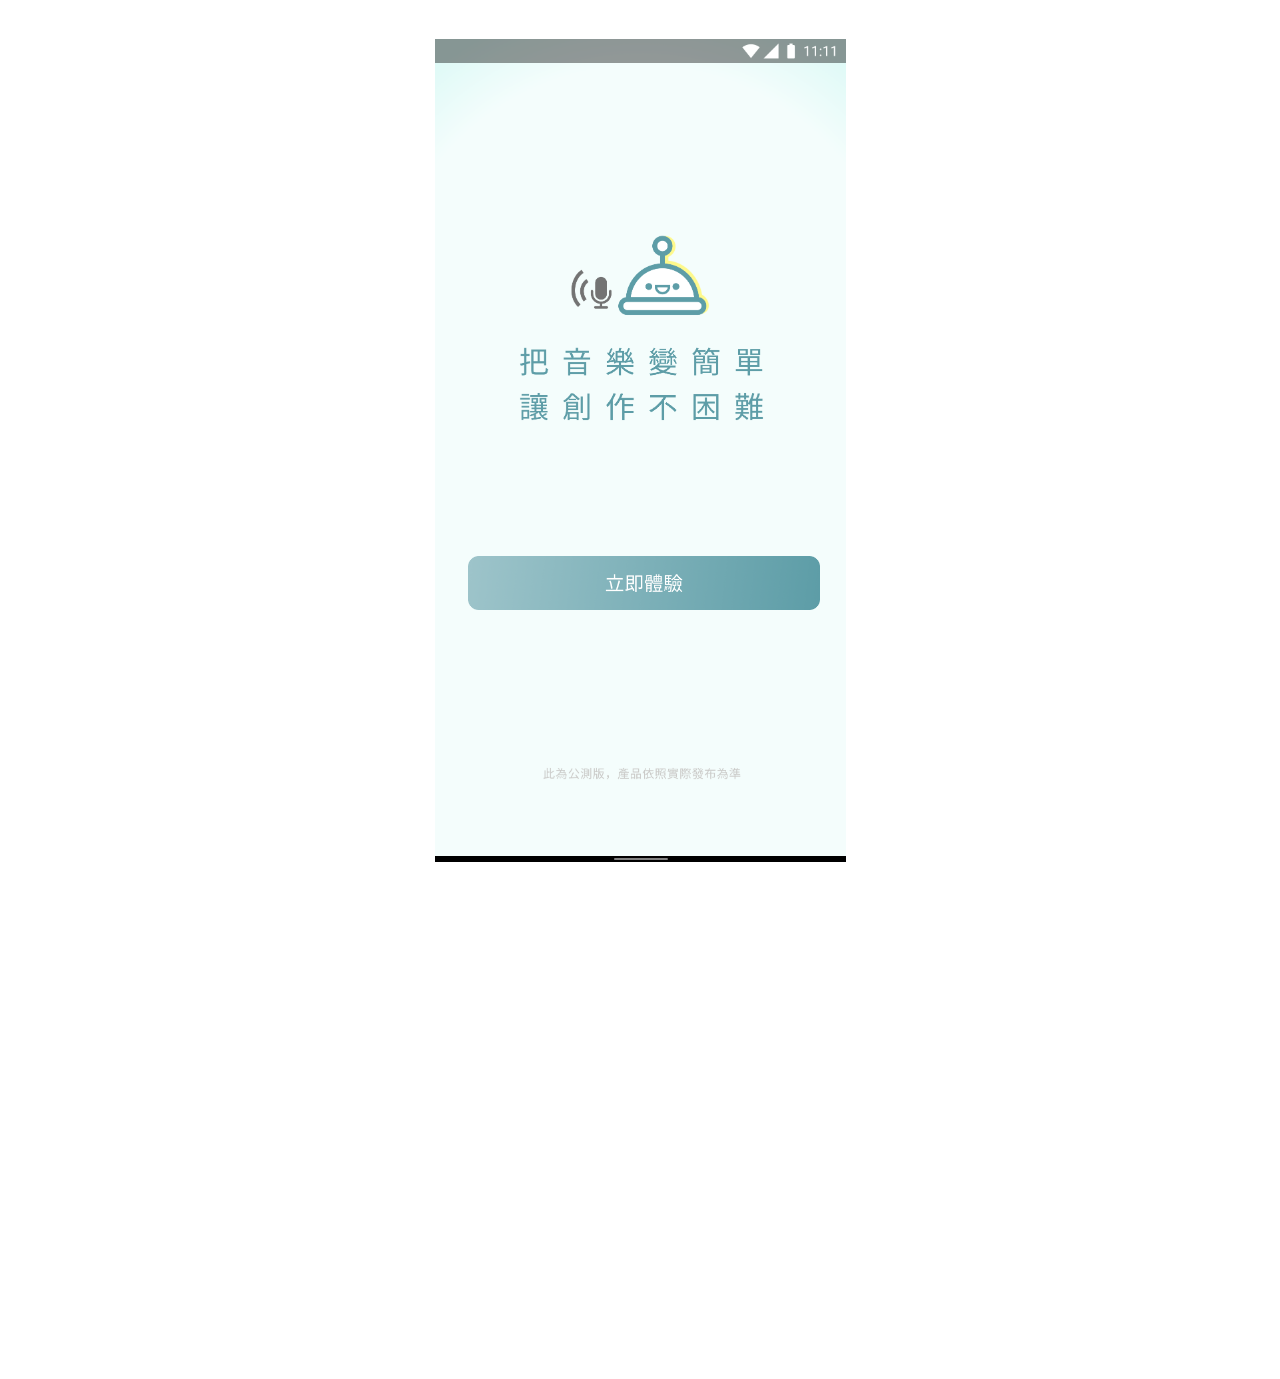
<file: index.html>
<!DOCTYPE html>
<html lang="en">
<head>
    <meta charset="UTF-8">
    <meta http-equiv="X-UA-Compatible" content="IE=edge">
    <meta name="viewport" content="width=device-width, initial-scale=1.0">
    <title>原型首頁</title>
    <link rel="stylesheet" href="https://stackpath.bootstrapcdn.com/bootstrap/4.3.1/css/bootstrap.min.css" integrity="sha384-ggOyR0iXCbMQv3Xipma34MD+dH/1fQ784/j6cY/iJTQUOhcWr7x9JvoRxT2MZw1T" crossorigin="anonymous">
    <link rel="stylesheet" href="set.css">
</head>
<body>
    <div id="phoneArea" style="width: 411px;">
        <div  style="position: absolute; width: 411px;">
            <img src="asset/index/homePage.png" class="fullImg">
        </div>
        <div style="position: relative; top: 517px; left: 33px; width: 352px;">
            <a href="page/chooseMode.html">
                <img src="asset/index/login.png" class="fullImg">
            </a>
        </div>
        
    </div>
</body>
</html>
</file>
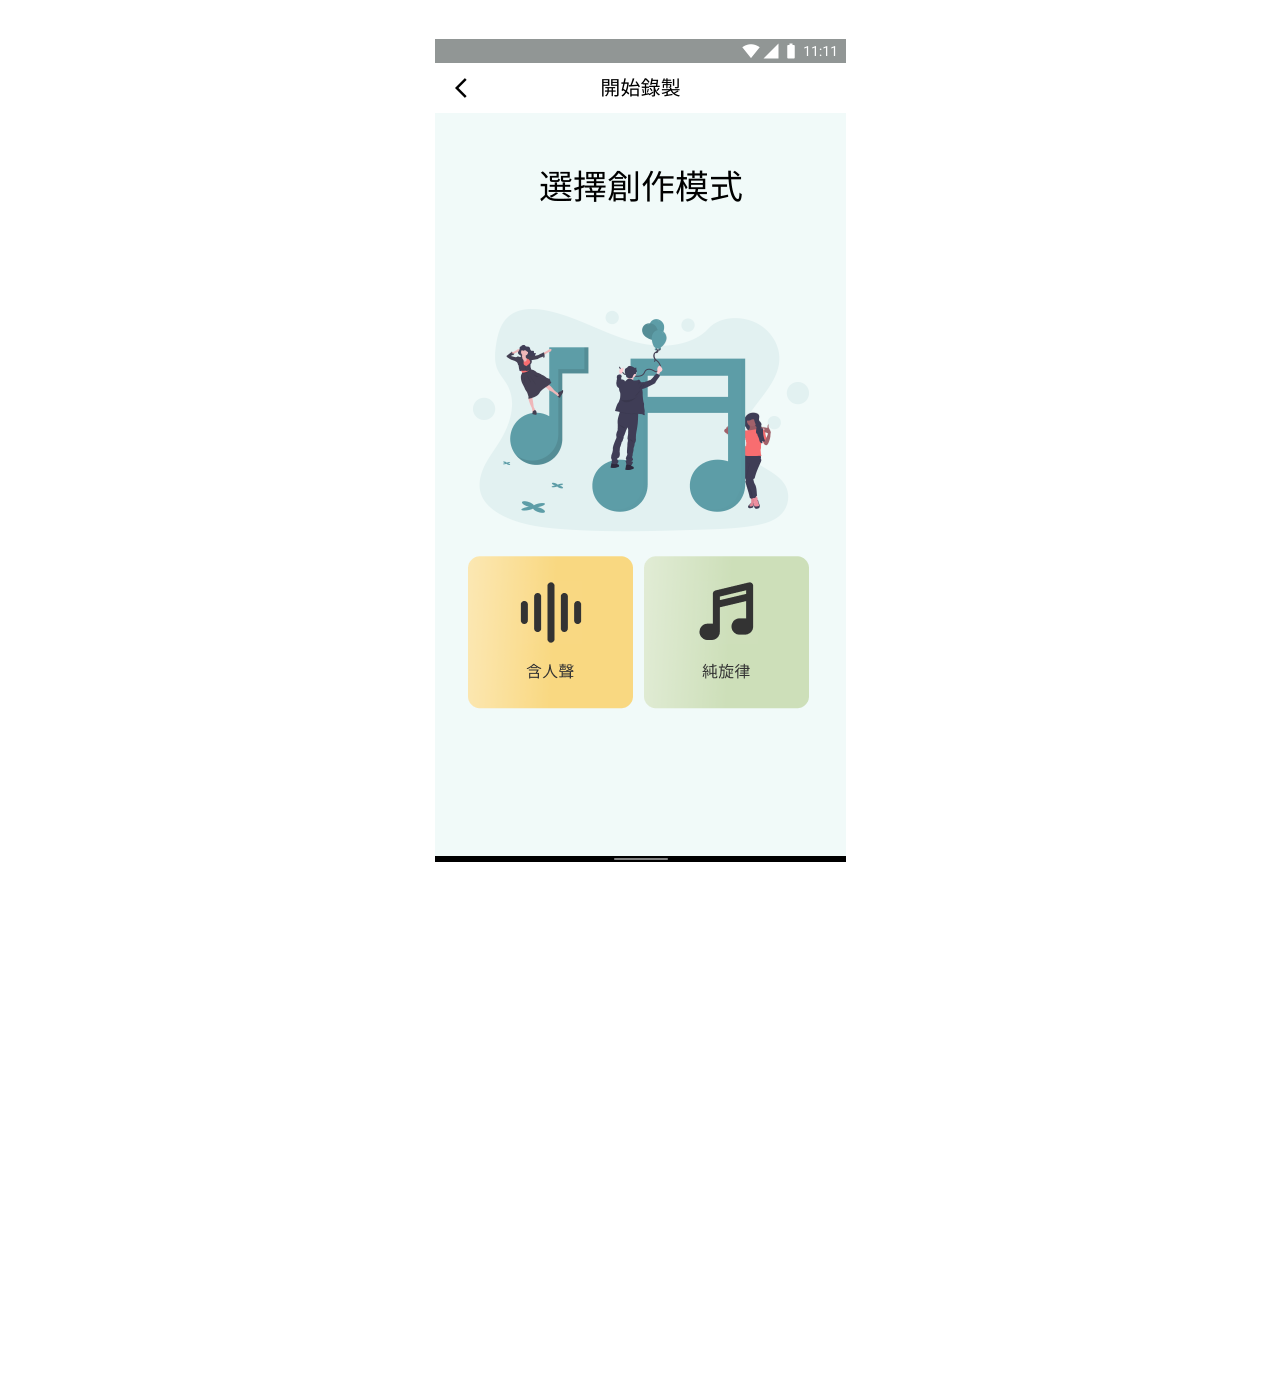
<file: page/chooseMode.html>
<!DOCTYPE html>
<html lang="en">
<head>
    <meta charset="UTF-8">
    <meta http-equiv="X-UA-Compatible" content="IE=edge">
    <meta name="viewport" content="width=device-width, initial-scale=1.0">
    <title>原型首頁</title>
    <link rel="stylesheet" href="https://stackpath.bootstrapcdn.com/bootstrap/4.3.1/css/bootstrap.min.css" integrity="sha384-ggOyR0iXCbMQv3Xipma34MD+dH/1fQ784/j6cY/iJTQUOhcWr7x9JvoRxT2MZw1T" crossorigin="anonymous">
    <link rel="stylesheet" href="../set.css">
</head>
<body>
    <div id="phoneArea" style="width: 411px;">
        <div  style="position: absolute; width: 411px;">
            <img src="../asset/chooseMode/step1.png" class="fullImg">
        </div>
        <div style="position: relative; top: 517px; left: 33px; width: 352px; display: flex;">
            <div style="display: flex; width: 50%;">
                <a href="./firstCreate.html">
                    <img src="../asset/chooseMode/btnWithPeople.png" class="fullImg">
                </a>
            </div>
            <div style="display: flex; width: 50%;">
                <a href="./record/onlyBgmFlow/01.html">
                    <img src="../asset/chooseMode/btnBgm.png" class="fullImg">
                </a>
            </div>
        </div>
        
    </div>
</body>
</html>
</file>
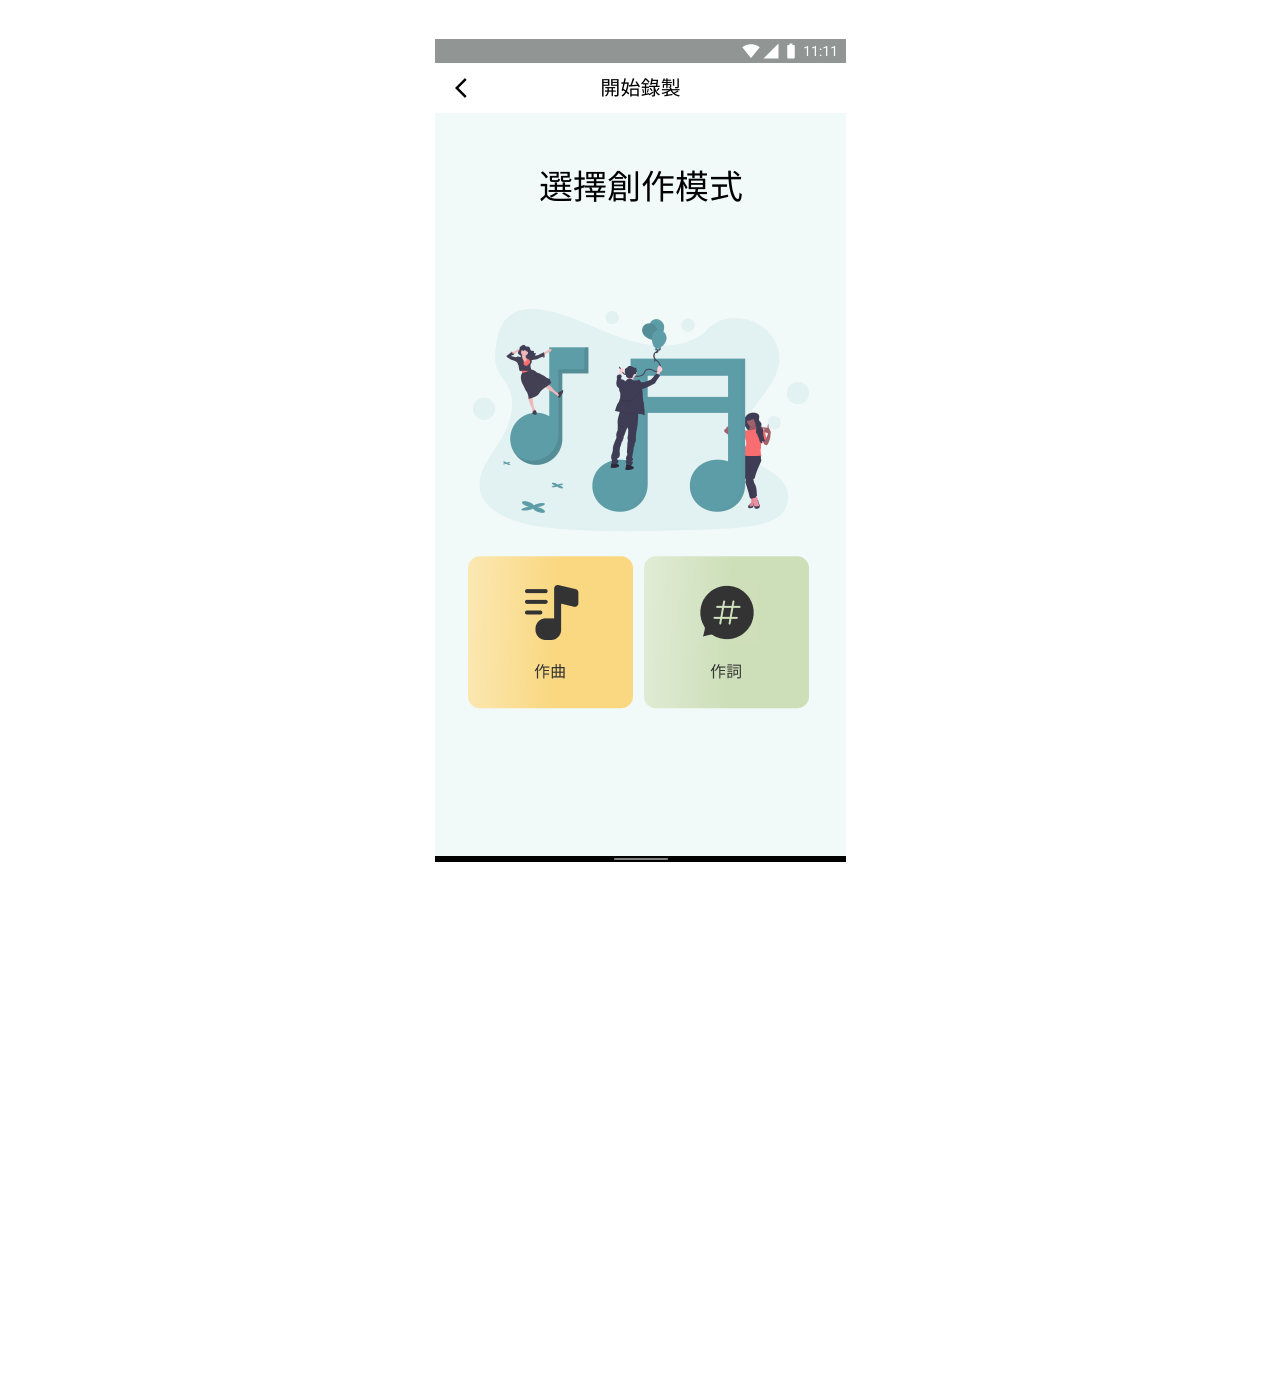
<file: page/firstCreate.html>
<!DOCTYPE html>
<html lang="en">
<head>
    <meta charset="UTF-8">
    <meta http-equiv="X-UA-Compatible" content="IE=edge">
    <meta name="viewport" content="width=device-width, initial-scale=1.0">
    <title>原型首頁</title>
    <link rel="stylesheet" href="https://stackpath.bootstrapcdn.com/bootstrap/4.3.1/css/bootstrap.min.css" integrity="sha384-ggOyR0iXCbMQv3Xipma34MD+dH/1fQ784/j6cY/iJTQUOhcWr7x9JvoRxT2MZw1T" crossorigin="anonymous">
    <link rel="stylesheet" href="../set.css">
</head>
<body>
    <div id="phoneArea" style="width: 411px;">
        <div  style="position: absolute; width: 411px;">
            <img src="../asset/chooseMode/step1.png" class="fullImg">
        </div>
        <div style="position: relative; top: 517px; left: 33px; width: 352px; display: flex;">
            <div style="display: flex; width: 50%;">
                <a href="./record/BgmFlow/01.html">
                    <img src="../asset/chooseFirst/btnBgm.png" class="fullImg">
                </a>
            </div>
            <div style="display: flex; width: 50%;">
                <a href="./record/LynicFlow/01.html">
                    <img src="../asset/chooseFirst/btnLyinc.png" class="fullImg">
                </a>
            </div>
        </div>
        
    </div>
</body>
</html>
</file>
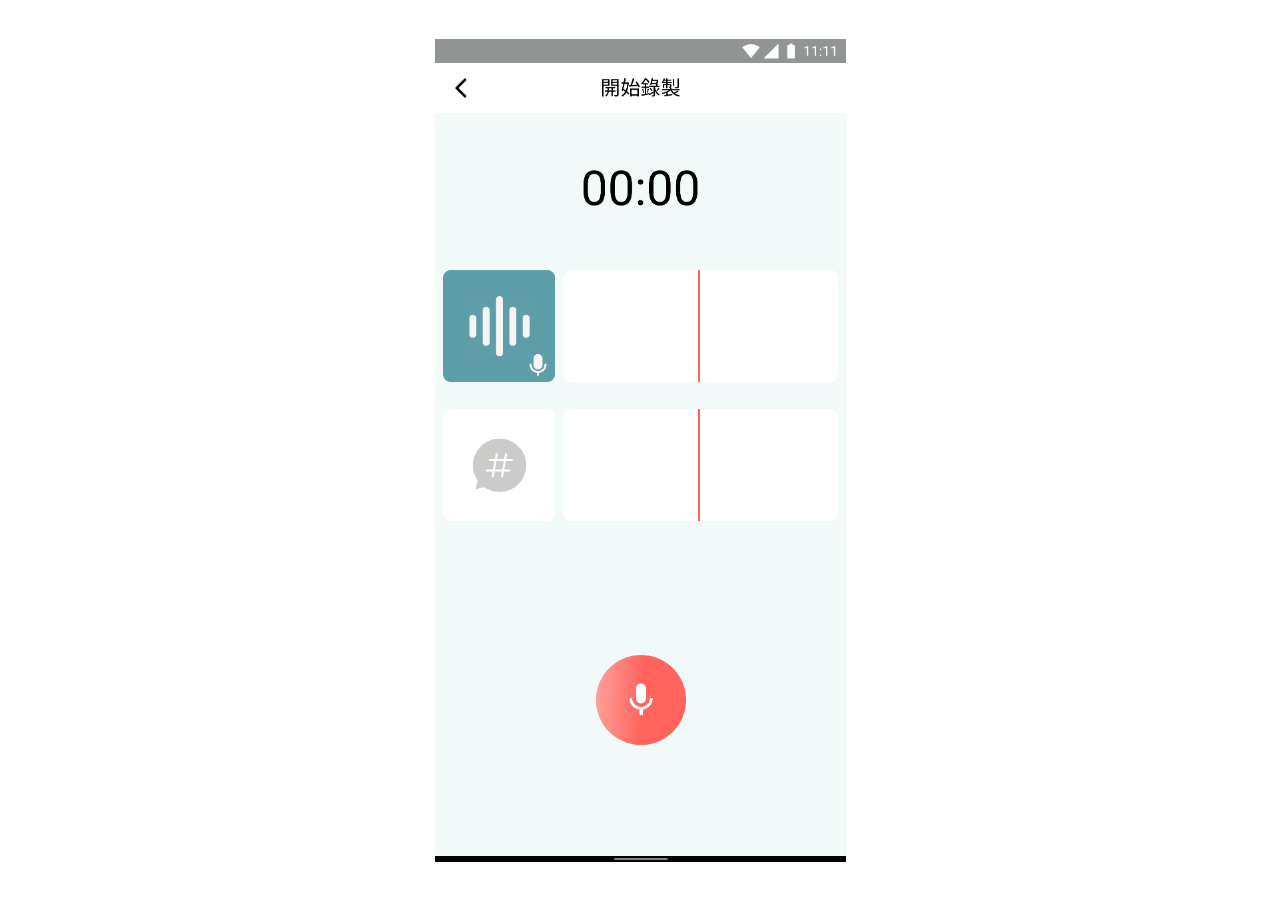
<file: page/record/BgmFlow/01.html>
<!DOCTYPE html>
<html lang="en">
<head>
    <meta charset="UTF-8">
    <meta http-equiv="X-UA-Compatible" content="IE=edge">
    <meta name="viewport" content="width=device-width, initial-scale=1.0">
    <title>原型首頁</title>
    <link rel="stylesheet" href="https://stackpath.bootstrapcdn.com/bootstrap/4.3.1/css/bootstrap.min.css" integrity="sha384-ggOyR0iXCbMQv3Xipma34MD+dH/1fQ784/j6cY/iJTQUOhcWr7x9JvoRxT2MZw1T" crossorigin="anonymous">
    <link rel="stylesheet" href="../../../set.css">
</head>
<body>
    <div id="phoneArea" style="width: 411px;">
        <div  style="position: absolute; width: 411px;">
            <a onclick="changeImg()">
                <img src="./01.png" id="changeImg" class="fullImg">
            </a>
        </div>
        <div id="checkSongBox" style="position: relative; top: 617px; left: 33px; width: 352px; display: none; align-items: center; height: 100px;">
            <div style="display: flex; width: 30%; justify-content: center;">
                <a onclick="redo()">
                    <img src="./btnRedo.png" class="fullImg">
                </a>
            </div>
            <div style="display: flex; width: 40%; justify-content: center;">
                <a href="./02.html">
                    <img src="./btnCheck.png" class="fullImg">
                </a>
            </div>
            <div style="display: flex; width: 30%; justify-content: center;">
                <a onclick="playSoundOnlyPerson()">
                    <img src="./btnPlay.png" class="fullImg">
                </a>
            </div>
        </div>
    </div>
    <script>
        var timer = 0
        function redo() {
            timer = -1;
            changeImg();
        }
        function playSoundOnlyPerson(){
            var music = new Audio('../../../onlyPerson.m4a');
            music.play();
        }
        function changeImg() {
            let img=document.getElementById("changeImg");
            if(timer==-1){
                img.src="./01.png";
                document.getElementById("checkSongBox").style.display="none";
            }
            if(timer==0){img.src="./02.png";}
            if(timer==1){ 
                img.src="./03.png"; 
                document.getElementById("checkSongBox").style.display="flex";
            }
                
            timer++;
        }
    </script>

</body>
</html>
</file>
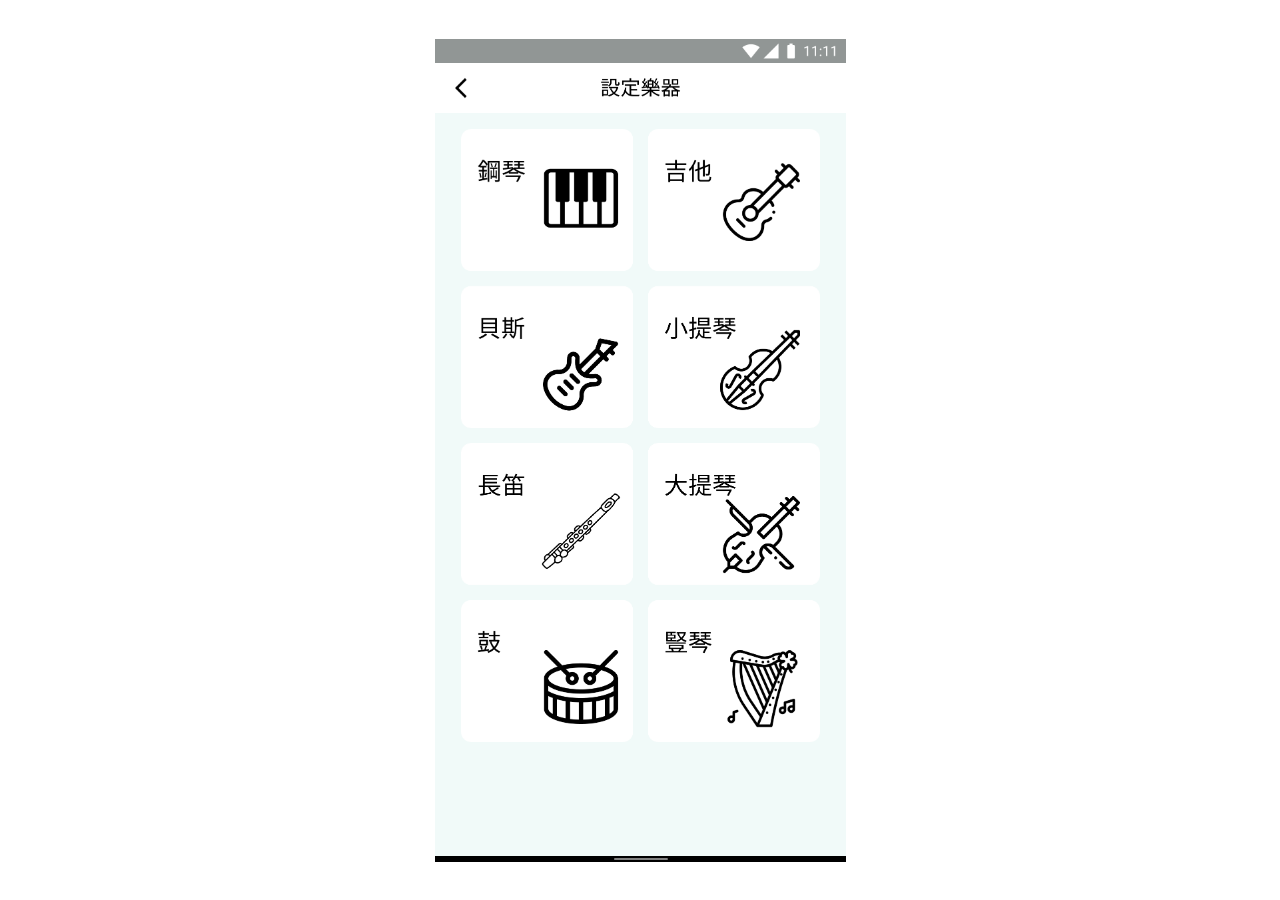
<file: page/record/BgmFlow/02.html>
<!DOCTYPE html>
<html lang="en">
<head>
    <meta charset="UTF-8">
    <meta http-equiv="X-UA-Compatible" content="IE=edge">
    <meta name="viewport" content="width=device-width, initial-scale=1.0">
    <title>原型首頁</title>
    <link rel="stylesheet" href="https://stackpath.bootstrapcdn.com/bootstrap/4.3.1/css/bootstrap.min.css" integrity="sha384-ggOyR0iXCbMQv3Xipma34MD+dH/1fQ784/j6cY/iJTQUOhcWr7x9JvoRxT2MZw1T" crossorigin="anonymous">
    <link rel="stylesheet" href="../../../set.css">
</head>
<body>
    <div id="phoneArea" style="width: 411px;">
        <div  style="position: absolute; width: 411px;">
            <a onclick="changeImg()">
                <img id="changeImg" src="./04.png" class="fullImg">
            </a>
        </div>
        <div id="checkSongBox" style="display: none; position: relative; top: 557px; left: 0px; width: 411px;">
            <div style="display: flex; min-width: 352px; max-height: 352px; justify-content: center;">
                <a onclick="playSoundOnlyPerson()">
                    <img src="./btnPlay.png" class="fullImg">
                </a>
            </div>
            <div style="display: flex; width: 411px;">
                <a href="./03.html">
                    <img src="./btnCheckGroup.png" class="fullImg">
                </a>
            </div>
        </div>
    </div>

    <script>
        var timer = 0

        function redo() {
            timer = -1;
            changeImg();
        }

        function playSoundOnlyPerson() {
            var music = new Audio('../../../onlyPerson.m4a');
            music.play();
        }

        function changeImg() {
            let img = document.getElementById("changeImg");
            if (timer == -1) {
                img.src = "./04.png";
                document.getElementById("checkSongBox").style.display = "none";
            }
            if (timer == 0) {
                img.src = "./05.png";
            }
            if (timer == 1) {
                img.src = "./06.png";
            }
            if (timer == 1) {
            img.src = "./07.png";
            document.getElementById("checkSongBox").style.display = "block";
            }

            timer++;
        }
    </script>
</body>
</html>
</file>
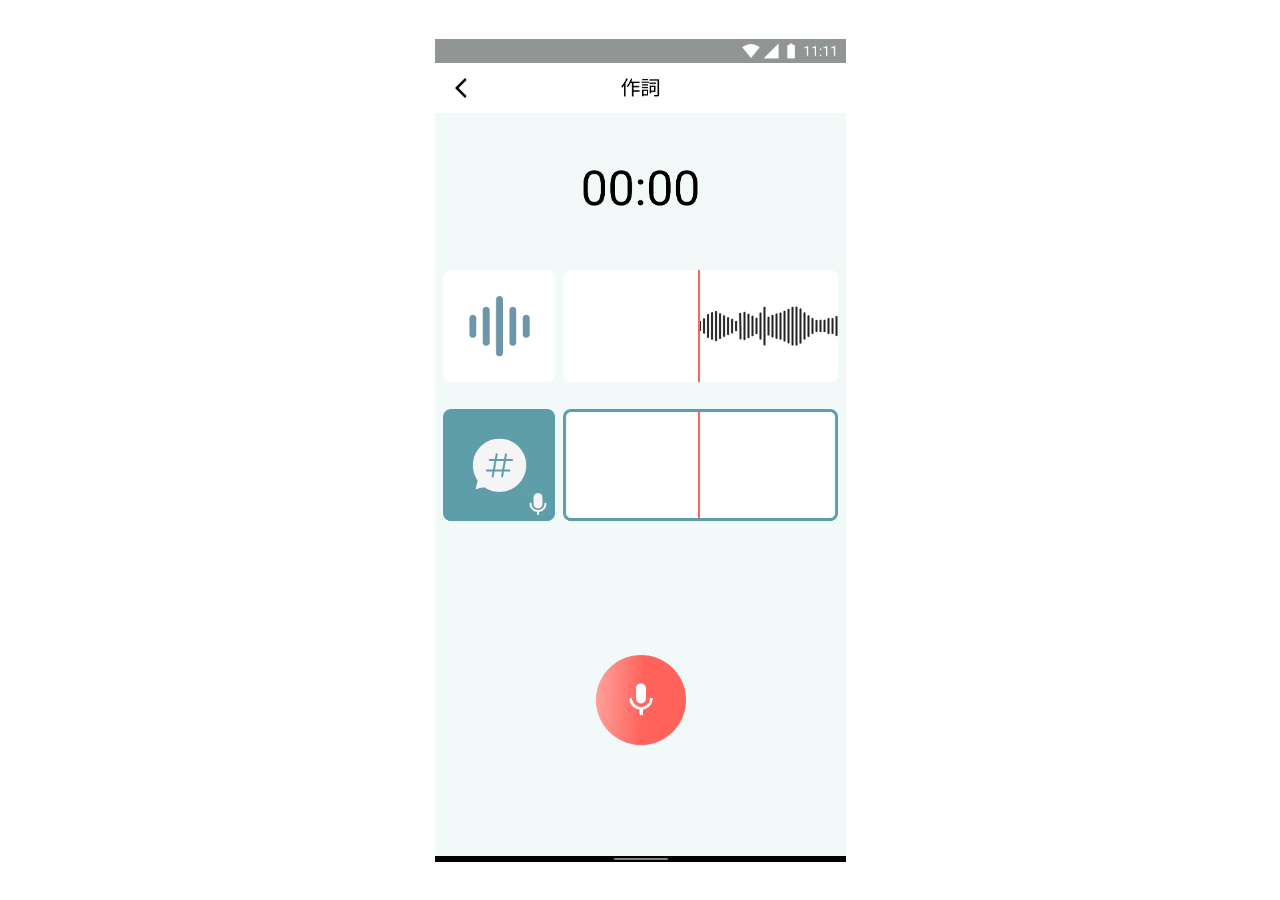
<file: page/record/BgmFlow/03.html>
<!DOCTYPE html>
<html lang="en">
<head>
    <meta charset="UTF-8">
    <meta http-equiv="X-UA-Compatible" content="IE=edge">
    <meta name="viewport" content="width=device-width, initial-scale=1.0">
    <title>原型首頁</title>
    <link rel="stylesheet" href="https://stackpath.bootstrapcdn.com/bootstrap/4.3.1/css/bootstrap.min.css" integrity="sha384-ggOyR0iXCbMQv3Xipma34MD+dH/1fQ784/j6cY/iJTQUOhcWr7x9JvoRxT2MZw1T" crossorigin="anonymous">
    <link rel="stylesheet" href="../../../set.css">
</head>
<body>
    <div id="phoneArea" style="width: 411px;">
        <div  style="position: absolute; width: 411px;">
            <a onclick="changeImg()">
                <img src="./08.png" id="changeImg" class="fullImg">
            </a>
        </div>
        <div id="checkSongBox" style="position: relative; top: 617px; left: 33px; width: 352px; display: none; align-items: center; height: 100px;">
            <div style="display: flex; width: 30%; justify-content: center;">
                <a onclick="redo()">
                    <img src="./btnRedo.png" class="fullImg">
                </a>
            </div>
            <div style="display: flex; width: 40%; justify-content: center;">
                <a href="./04.html">
                    <img src="./btnCheck.png" class="fullImg">
                </a>
            </div>
            <div style="display: flex; width: 30%; justify-content: center;">
                <a onclick="playSoundOnlyPerson()">
                    <img src="./btnPlay.png" class="fullImg">
                </a>
            </div>
        </div>
    </div>
    <script>
        var timer = 0
        function redo() {
            timer = -1;
            changeImg();
        }
        function playSoundOnlyPerson(){
            var music = new Audio('../../../onlyPerson.m4a');
            music.play();
        }
        function changeImg() {
            let img=document.getElementById("changeImg");
            if(timer==-1){
                img.src="./08.png";
                document.getElementById("checkSongBox").style.display="none";
            }
            if(timer==0){img.src="./09.png";}
            if(timer==1){ 
                img.src="./10.png"; 
                document.getElementById("checkSongBox").style.display="flex";
            }
                
            timer++;
        }
    </script>

</body>
</html>
</file>
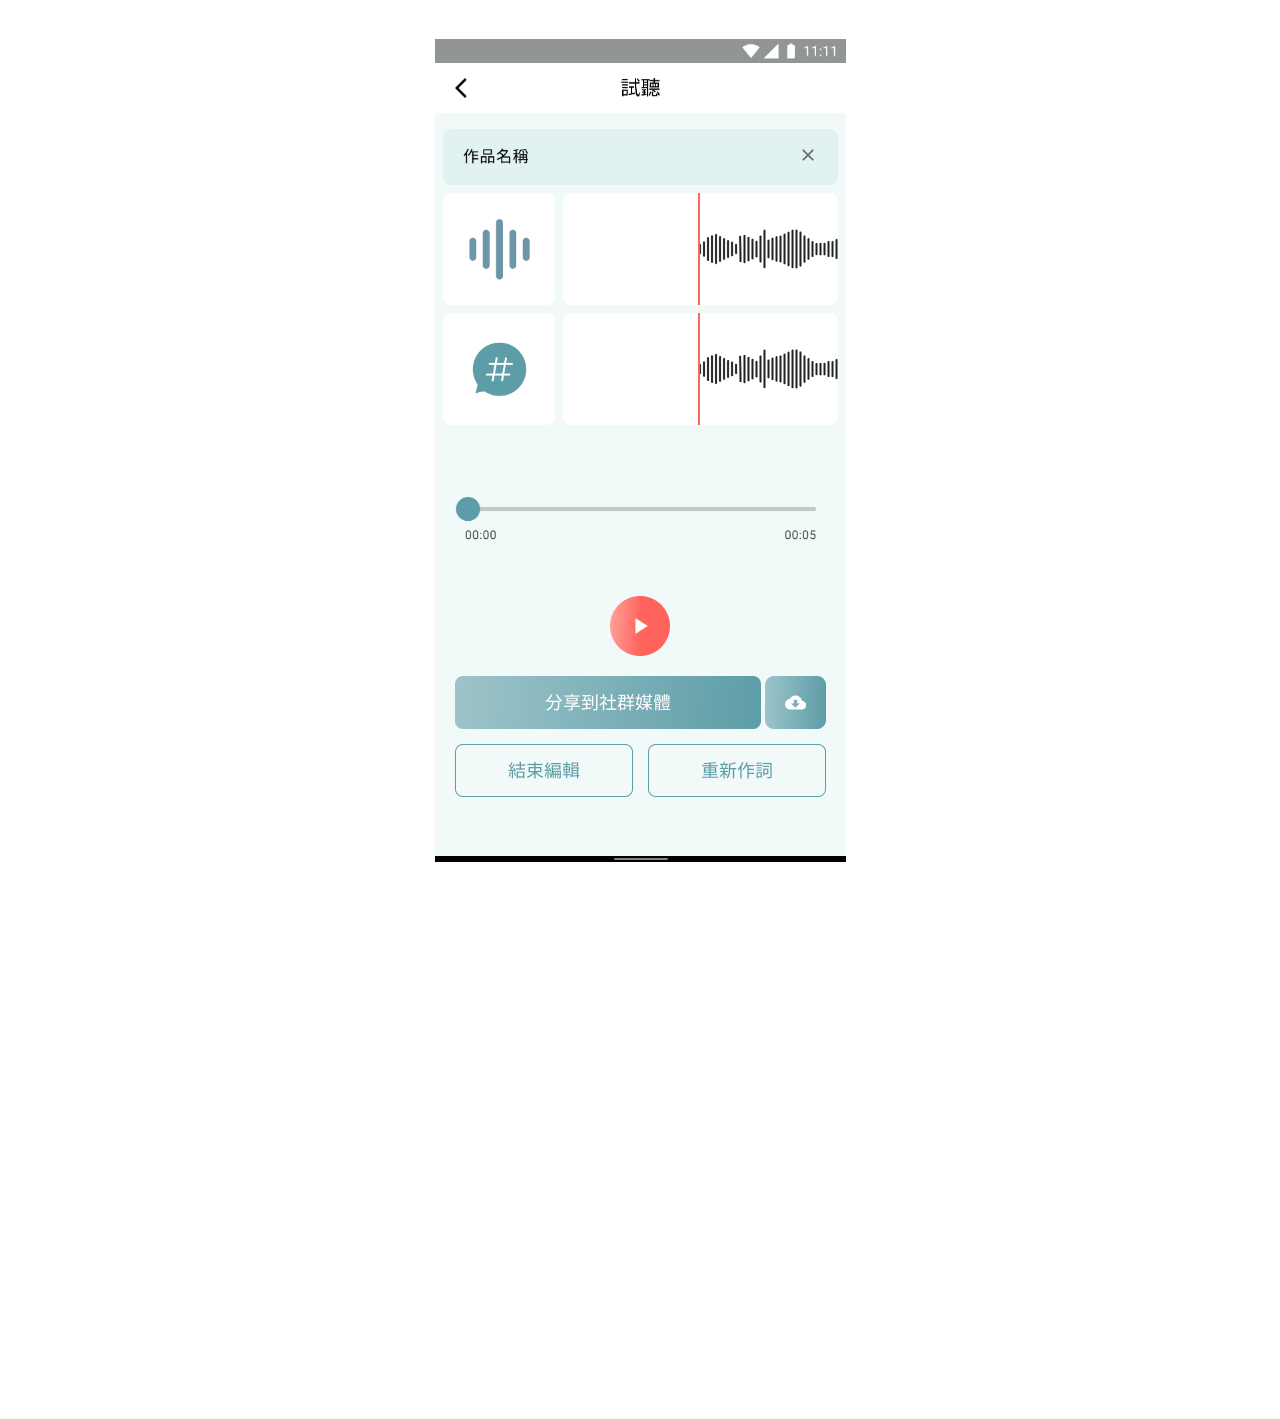
<file: page/record/BgmFlow/04.html>
<!DOCTYPE html>
<html lang="en">
<head>
    <meta charset="UTF-8">
    <meta http-equiv="X-UA-Compatible" content="IE=edge">
    <meta name="viewport" content="width=device-width, initial-scale=1.0">
    <title>原型首頁</title>
    <link rel="stylesheet" href="https://stackpath.bootstrapcdn.com/bootstrap/4.3.1/css/bootstrap.min.css" integrity="sha384-ggOyR0iXCbMQv3Xipma34MD+dH/1fQ784/j6cY/iJTQUOhcWr7x9JvoRxT2MZw1T" crossorigin="anonymous">
    <link rel="stylesheet" href="../../../set.css">
</head>
<body>
    <div id="phoneArea" style="width: 411px;">
        <div  style="position: absolute; width: 411px;">
            <a>
                <img id="changeImg" src="./11.png" class="fullImg">
            </a>
        </div>
        <div id="checkSongBox" style="display: block; position: relative; top: 557px; left: 0px; width: 411px;">
            <div style="display: flex; min-width: 352px; max-height: 352px; justify-content: center;">
                <a onclick="playSoundOnlyPerson()">
                    <img src="./btnPlay.png" class="fullImg">
                </a>
            </div>
            <div style="display: flex; width: 411px;">
                <a href="../../chooseMode.html">
                    <img src="./btnLastGroup.png" class="fullImg">
                </a>
            </div>
        </div>
    </div>

    <script>
        var timer = 0

        function redo() {
            timer = -1;
            changeImg();
        }

        function playSoundOnlyPerson() {
            var music = new Audio('../../../convertedBackground.mp3');
            music.play();
        }

        function changeImg() {
            let img = document.getElementById("changeImg");
            if (timer == -1) {
                img.src = "./04.png";
                document.getElementById("checkSongBox").style.display = "none";
            }
            if (timer == 0) {
                img.src = "./05.png";
            }
            if (timer == 1) {
                img.src = "./06.png";
            }
            if (timer == 1) {
            img.src = "./07.png";
            document.getElementById("checkSongBox").style.display = "block";
            }

            timer++;
        }
    </script>
</body>
</html>
</file>
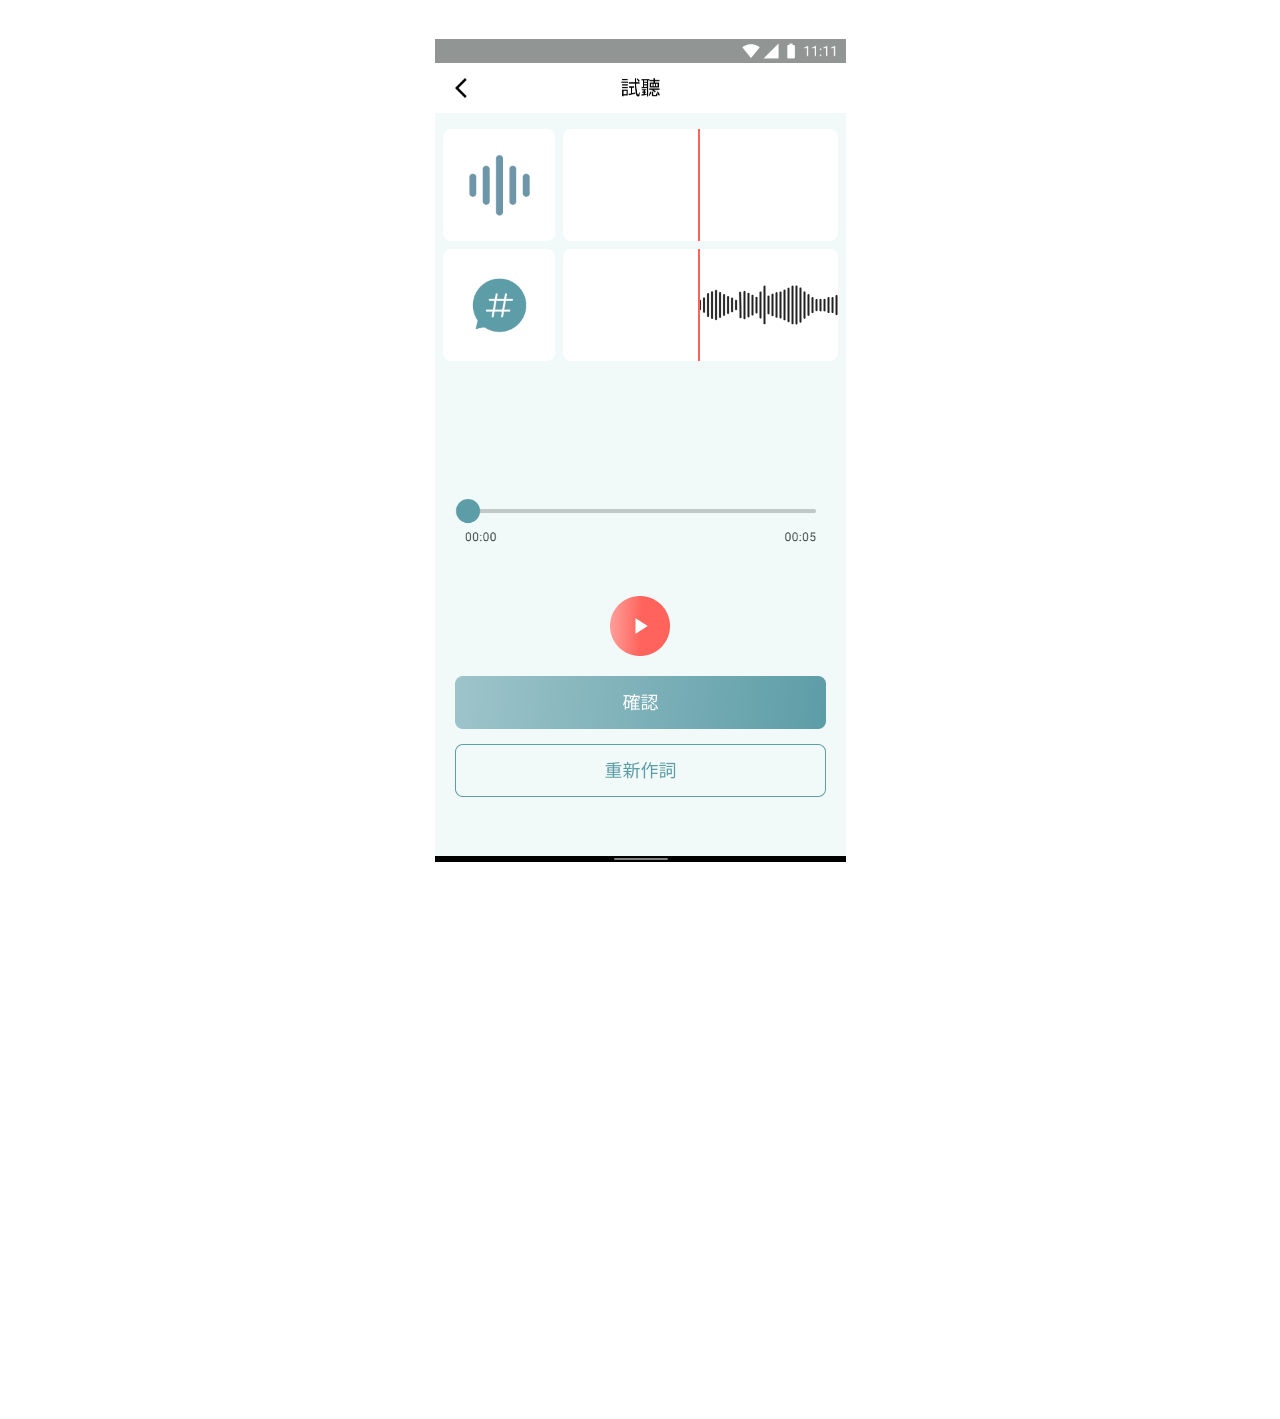
<file: page/record/LynicFlow/02.html>
<!DOCTYPE html>
<html lang="en">
<head>
    <meta charset="UTF-8">
    <meta http-equiv="X-UA-Compatible" content="IE=edge">
    <meta name="viewport" content="width=device-width, initial-scale=1.0">
    <title>原型首頁</title>
    <link rel="stylesheet" href="https://stackpath.bootstrapcdn.com/bootstrap/4.3.1/css/bootstrap.min.css" integrity="sha384-ggOyR0iXCbMQv3Xipma34MD+dH/1fQ784/j6cY/iJTQUOhcWr7x9JvoRxT2MZw1T" crossorigin="anonymous">
    <link rel="stylesheet" href="../../../set.css">
</head>
<body>
    <div id="phoneArea" style="width: 411px;">
        <div  style="position: absolute; width: 411px;">
            <a>
                <img id="changeImg" src="./04.png" class="fullImg">
            </a>
        </div>
        <div id="checkSongBox" style="display: block; position: relative; top: 557px; left: 0px; width: 411px;">
            <div style="display: flex; min-width: 352px; max-height: 352px; justify-content: center;">
                <a onclick="playSoundOnlyPerson()">
                    <img src="./btnPlay.png" class="fullImg">
                </a>
            </div>
            <div style="display: flex; width: 411px;">
                <a href="./03.html">
                    <img src="./btnCheck2.png" class="fullImg">
                </a>
            </div>
        </div>
    </div>

    <script>
        var timer = 0

        function playSoundOnlyPerson() {
            var music = new Audio('../../../onlyPerson.m4a');
            music.play();
        }
    </script>
</body>
</html>
</file>
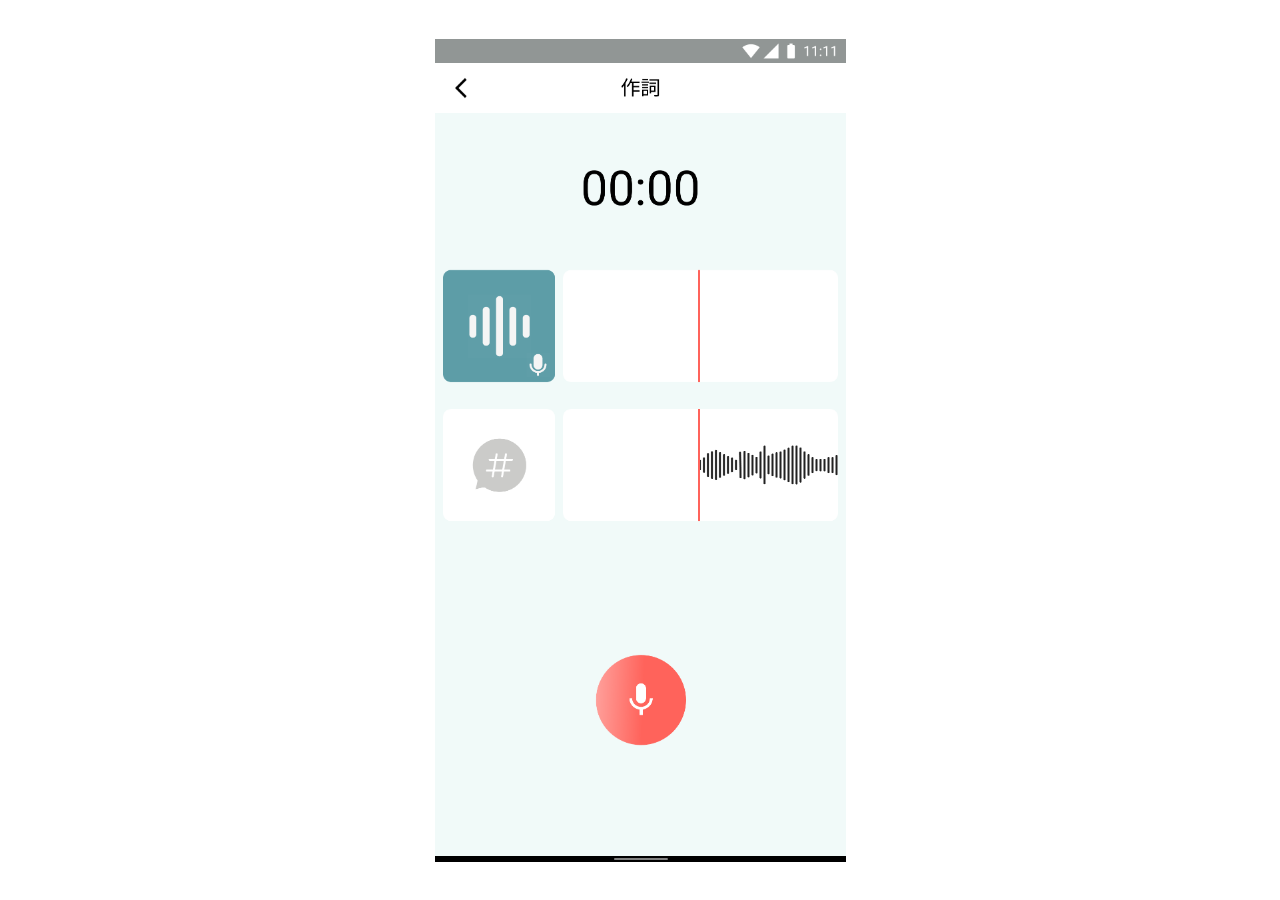
<file: page/record/LynicFlow/03.html>
<!DOCTYPE html>
<html lang="en">
<head>
    <meta charset="UTF-8">
    <meta http-equiv="X-UA-Compatible" content="IE=edge">
    <meta name="viewport" content="width=device-width, initial-scale=1.0">
    <title>原型首頁</title>
    <link rel="stylesheet" href="https://stackpath.bootstrapcdn.com/bootstrap/4.3.1/css/bootstrap.min.css" integrity="sha384-ggOyR0iXCbMQv3Xipma34MD+dH/1fQ784/j6cY/iJTQUOhcWr7x9JvoRxT2MZw1T" crossorigin="anonymous">
    <link rel="stylesheet" href="../../../set.css">
</head>
<body>
    <div id="phoneArea" style="width: 411px;">
        <div  style="position: absolute; width: 411px;">
            <a onclick="changeImg()">
                <img src="./05.png" id="changeImg" class="fullImg">
            </a>
        </div>
        <div id="checkSongBox" style="position: relative; top: 617px; left: 33px; width: 352px; display: none; align-items: center; height: 100px;">
            <div style="display: flex; width: 30%; justify-content: center;">
                <a onclick="redo()">
                    <img src="./btnRedo.png" class="fullImg">
                </a>
            </div>
            <div style="display: flex; width: 40%; justify-content: center;">
                <a href="./04.html">
                    <img src="./btnCheck.png" class="fullImg">
                </a>
            </div>
            <div style="display: flex; width: 30%; justify-content: center;">
                <a onclick="playSoundOnlyPerson()">
                    <img src="./btnPlay.png" class="fullImg">
                </a>
            </div>
        </div>
    </div>
    <script>
        var timer = 0
        function redo() {
            timer = -1;
            changeImg();
        }
        function playSoundOnlyPerson(){
            var music = new Audio('../../../onlyPerson.m4a');
            music.play();
        }
        function changeImg() {
            let img=document.getElementById("changeImg");
            if(timer==-1){
                img.src="./05.png";
                document.getElementById("checkSongBox").style.display="none";
            }
            if(timer==0){img.src="./06.png";}
            if(timer==1){ 
                img.src="./07.png"; 
                document.getElementById("checkSongBox").style.display="flex";
            }
                
            timer++;
        }
    </script>

</body>
</html>
</file>
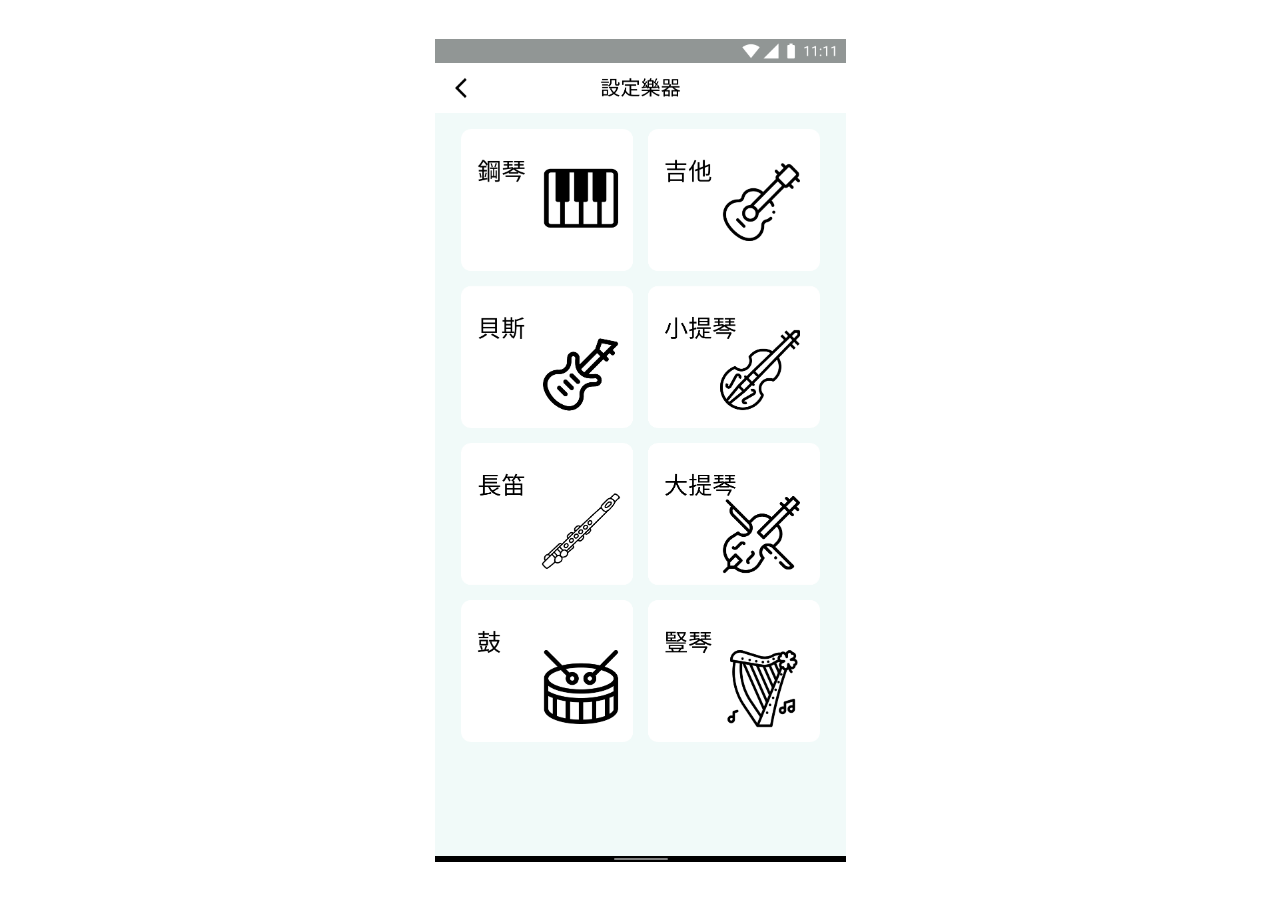
<file: page/record/LynicFlow/04.html>
<!DOCTYPE html>
<html lang="en">
<head>
    <meta charset="UTF-8">
    <meta http-equiv="X-UA-Compatible" content="IE=edge">
    <meta name="viewport" content="width=device-width, initial-scale=1.0">
    <title>原型首頁</title>
    <link rel="stylesheet" href="https://stackpath.bootstrapcdn.com/bootstrap/4.3.1/css/bootstrap.min.css" integrity="sha384-ggOyR0iXCbMQv3Xipma34MD+dH/1fQ784/j6cY/iJTQUOhcWr7x9JvoRxT2MZw1T" crossorigin="anonymous">
    <link rel="stylesheet" href="../../../set.css">
</head>
<body>
    <div id="phoneArea" style="width: 411px;">
        <div  style="position: absolute; width: 411px;">
            <a onclick="changeImg()">
                <img id="changeImg" src="./08.png" class="fullImg">
            </a>
        </div>
        <div id="checkSongBox" style="display: none; position: relative; top: 557px; left: 0px; width: 411px;">
            <div style="display: flex; min-width: 352px; max-height: 352px; justify-content: center;">
                <a onclick="playSoundOnlyPerson()">
                    <img src="./btnPlay.png" class="fullImg">
                </a>
            </div>
            <div style="display: flex; width: 411px;">
                <a href="../../chooseMode.html">
                    <img src="./btnCheckGroup.png" class="fullImg">
                </a>
            </div>
        </div>
    </div>

    <script>
        var timer = 0

        function redo() {
            timer = -1;
            changeImg();
        }

        function playSoundOnlyPerson() {
            var music = new Audio('../../../convertedBackground.mp3');
            music.play();
        }

        function changeImg() {
            let img = document.getElementById("changeImg");
            if (timer == -1) {
                img.src = "./08.png";
                document.getElementById("checkSongBox").style.display = "none";
            }
            if (timer == 0) {
                img.src = "./09.png";
            }
            if (timer == 1) {
                img.src = "./10.png";
            }
            if (timer == 2) {
            img.src = "./11.png";
            document.getElementById("checkSongBox").style.display = "block";
            }

            timer++;
        }
    </script>
</body>
</html>
</file>
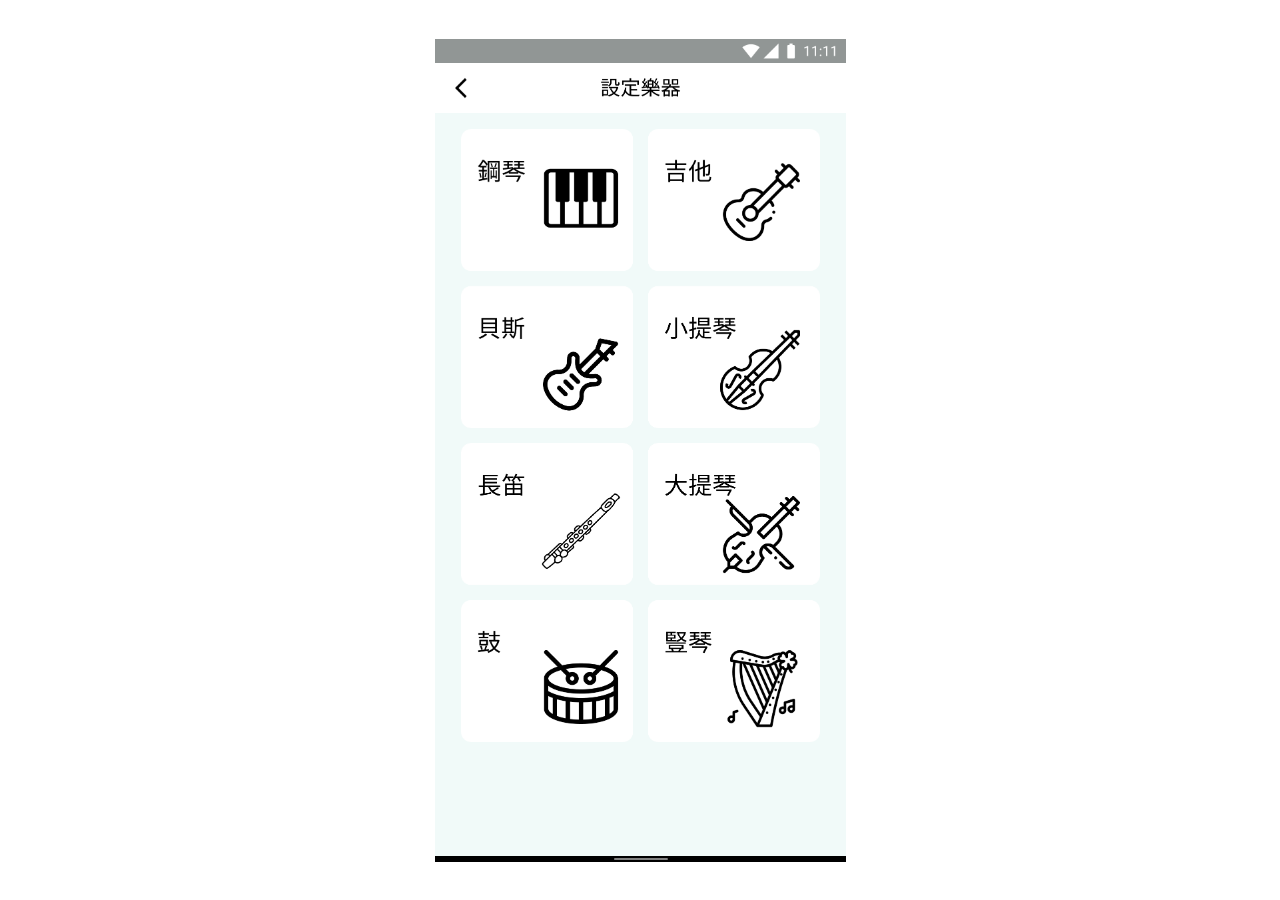
<file: page/record/onlyBgmFlow/02.html>
<!DOCTYPE html>
<html lang="en">
<head>
    <meta charset="UTF-8">
    <meta http-equiv="X-UA-Compatible" content="IE=edge">
    <meta name="viewport" content="width=device-width, initial-scale=1.0">
    <title>原型首頁</title>
    <link rel="stylesheet" href="https://stackpath.bootstrapcdn.com/bootstrap/4.3.1/css/bootstrap.min.css" integrity="sha384-ggOyR0iXCbMQv3Xipma34MD+dH/1fQ784/j6cY/iJTQUOhcWr7x9JvoRxT2MZw1T" crossorigin="anonymous">
    <link rel="stylesheet" href="../../../set.css">
</head>
<body>
    <div id="phoneArea" style="width: 411px;">
        <div  style="position: absolute; width: 411px;">
            <a onclick="changeImg()">
                <img id="changeImg" src="./04.png" class="fullImg">
            </a>
        </div>
        <div id="checkSongBox" style="display: none; position: relative; top: 557px; left: 0px; width: 411px;">
            <div style="display: flex; min-width: 352px; max-height: 352px; justify-content: center;">
                <a onclick="playSoundOnlyPerson()">
                    <img src="./btnPlay.png" class="fullImg">
                </a>
            </div>
            <div id="btn001" style="display: flex; width: 411px;">
                <a href="./03.html">
                    <img src="./btnCheckGroup.png" class="fullImg">
                </a>
            </div>
        </div>
    </div>

    <script>
        var timer = 0

        function redo() {
            timer = -1;
            changeImg();
        }

        function changeBtn(){
            document.getElementById("btn002").style.display = "flex";
            document.getElementById("btn001").style.display = "none";
            
        }

        function playSoundOnlyPerson() {
            var music = new Audio('../../../convertedBackground.mp3');
            music.play();
        }

        function changeImg() {
            let img = document.getElementById("changeImg");
            if (timer == -1) {
                img.src = "./04.png";
                document.getElementById("checkSongBox").style.display = "none";
            }
            if (timer == 0) {
                img.src = "./05.png";
            }
            if (timer == 1) {
                img.src = "./06.png";
            }
            if (timer == 2) {
            img.src = "./07.png";
            document.getElementById("checkSongBox").style.display = "block";
            }

            timer++;
        }
    </script>
</body>
</html>
</file>
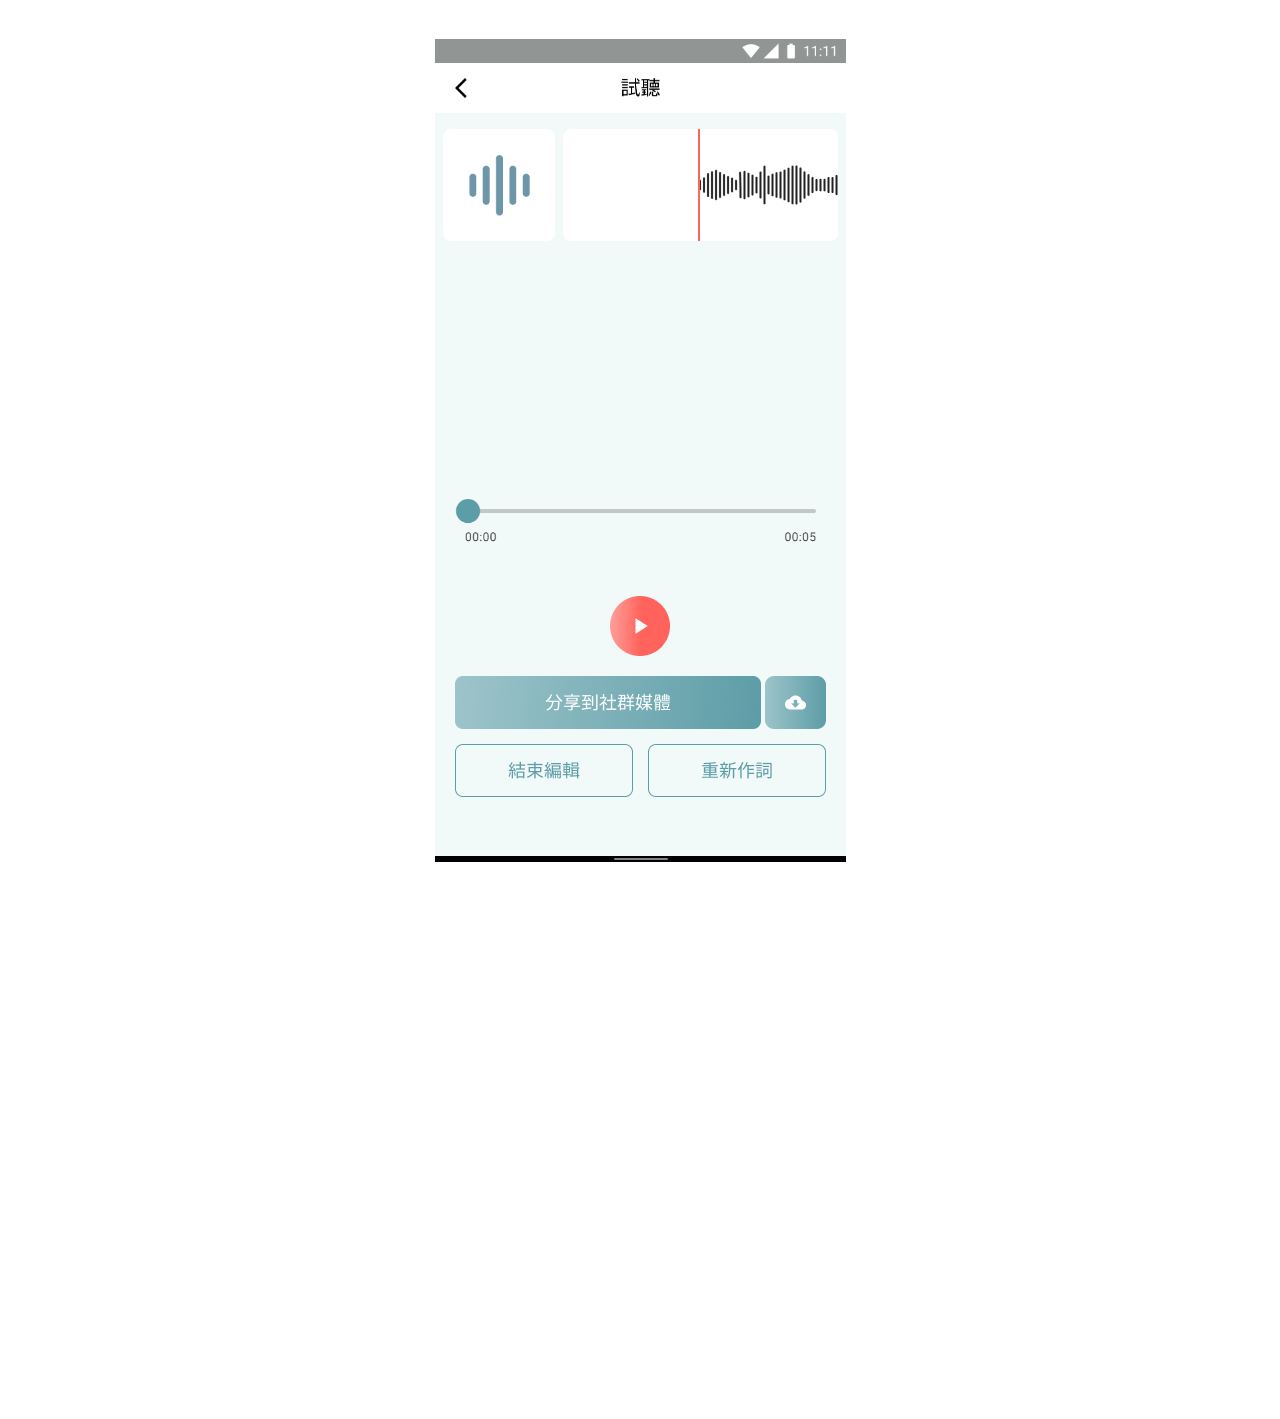
<file: page/record/onlyBgmFlow/03.html>
<!DOCTYPE html>
<html lang="en">
<head>
    <meta charset="UTF-8">
    <meta http-equiv="X-UA-Compatible" content="IE=edge">
    <meta name="viewport" content="width=device-width, initial-scale=1.0">
    <title>原型首頁</title>
    <link rel="stylesheet" href="https://stackpath.bootstrapcdn.com/bootstrap/4.3.1/css/bootstrap.min.css" integrity="sha384-ggOyR0iXCbMQv3Xipma34MD+dH/1fQ784/j6cY/iJTQUOhcWr7x9JvoRxT2MZw1T" crossorigin="anonymous">
    <link rel="stylesheet" href="../../../set.css">
</head>
<body>
    <div id="phoneArea" style="width: 411px;">
        <div  style="position: absolute; width: 411px;">
            <a>
                <img id="changeImg" src="./07.png" class="fullImg">
            </a>
        </div>
        <div id="checkSongBox" style="display:block; position: relative; top: 557px; left: 0px; width: 411px;">
            <div style="display: flex; min-width: 352px; max-height: 352px; justify-content: center;">
                <a onclick="playSoundOnlyPerson()">
                    <img src="./btnPlay.png" class="fullImg">
                </a>
            </div>
            <div id="btn002" style="display: flex; width: 411px;">
                <a href="../../chooseMode.html">
                    <img src="./btnLastGroup.png" class="fullImg">
                </a>
            </div>
        </div>
    </div>

    <script>
        var timer = 0

        function redo() {
            timer = -1;
            changeImg();
        }

        function changeBtn(){
            document.getElementById("btn002").style.display = "flex";
            document.getElementById("btn001").style.display = "none";
            
        }

        function playSoundOnlyPerson() {
            var music = new Audio('../../../convertedBackground.mp3');
            music.play();
        }

        function changeImg() {
            let img = document.getElementById("changeImg");
            if (timer == -1) {
                img.src = "./04.png";
                document.getElementById("checkSongBox").style.display = "none";
            }
            if (timer == 0) {
                img.src = "./05.png";
            }
            if (timer == 1) {
                img.src = "./06.png";
            }
            if (timer == 2) {
            img.src = "./07.png";
            document.getElementById("checkSongBox").style.display = "block";
            }

            timer++;
        }
    </script>
</body>
</html>
</file>
<file: set.css>
body{
    padding: 0px;
    display: flex;
    align-items:center;
    justify-content: center;
    min-width: 100vh;
    min-height: 100vh;
}
#phoneArea{
    width: 411px;
    height: 823px;
    display: flex;
    background-color: #F4FDFC;
    border: 1px black;
}
.fullImg{
    width: 100%;
}
</file>
